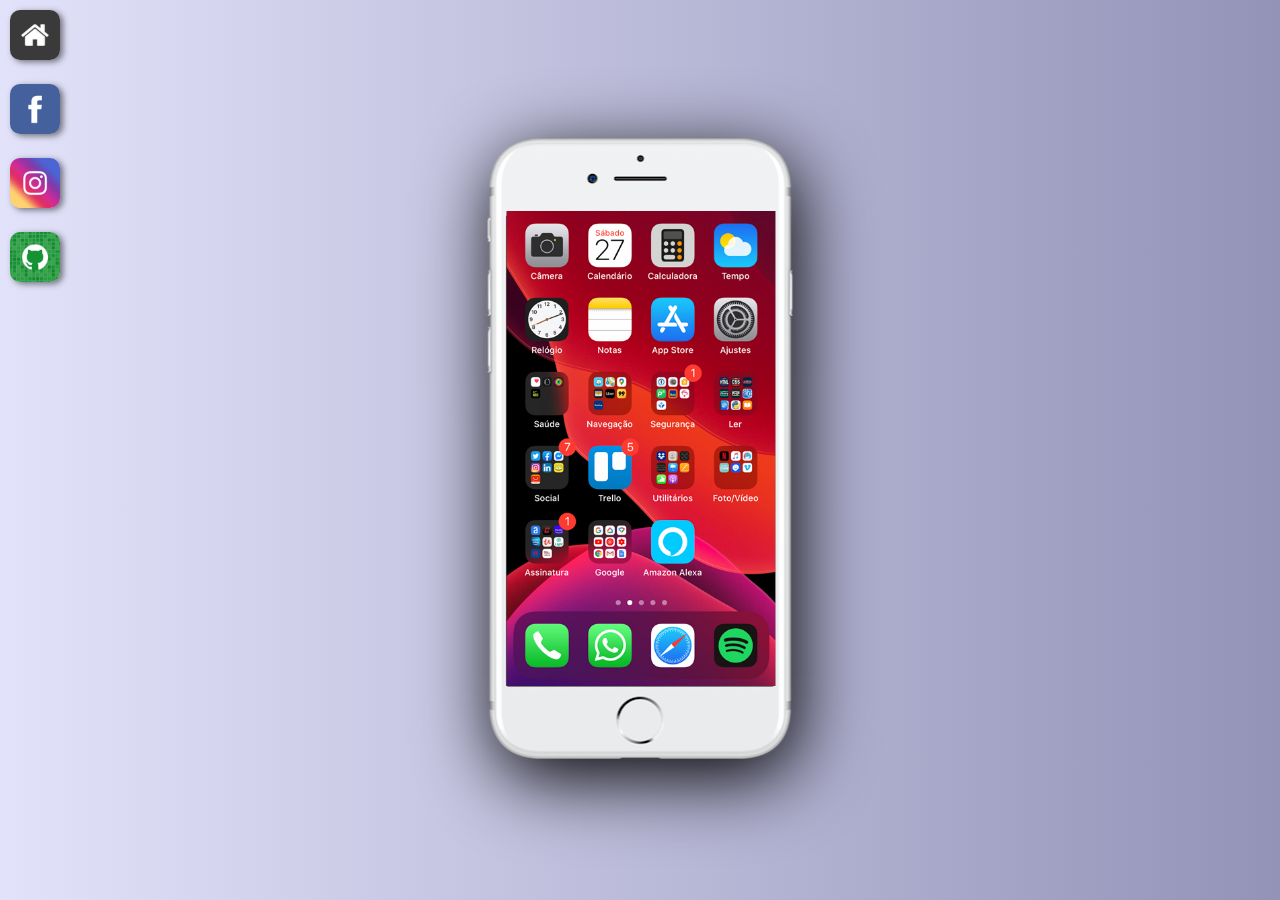
<file: index.html>
<!DOCTYPE html>
<html lang="pt-br">
<head>
    <meta charset="UTF-8">
    <meta http-equiv="X-UA-Compatible" content="IE=edge">
    <meta name="viewport" content="width=device-width, initial-scale=1.0">
    <title>Projeto Social</title>
    <link rel="shortcut icon" href="favicon.ico" type="image/x-icon">
    <link rel="stylesheet" href="styles/style.css">
</head>
<body>
    <main>
        <section id="telefone">
            <iframe src="paginas/home.html" frameborder="0" name="tela" id="tela">
                Seu dispositivo não é compatível com esse recurso.
            </iframe>
            
        </section>
        
        <section id="redeslogo">
            <a href="paginas/home.html" target="tela"><img src="imagens/logo-home.jpg" alt=""></a><br>

            <a href="paginas/facebook.html" target="tela"><img src="imagens/logo-facebook.jpg" alt="facebook"></a><br>

            <a href="paginas/instagram.html" target="tela"><img src="imagens/logo-instagram.jpg" alt="Instagram"></a> <br>

            <a href="paginas/git.html" target="tela"><img src="imagens/logo-github.jpg" alt="github-logo"></a>
           
        </section>

    </main>
</body>
</html>
</file>
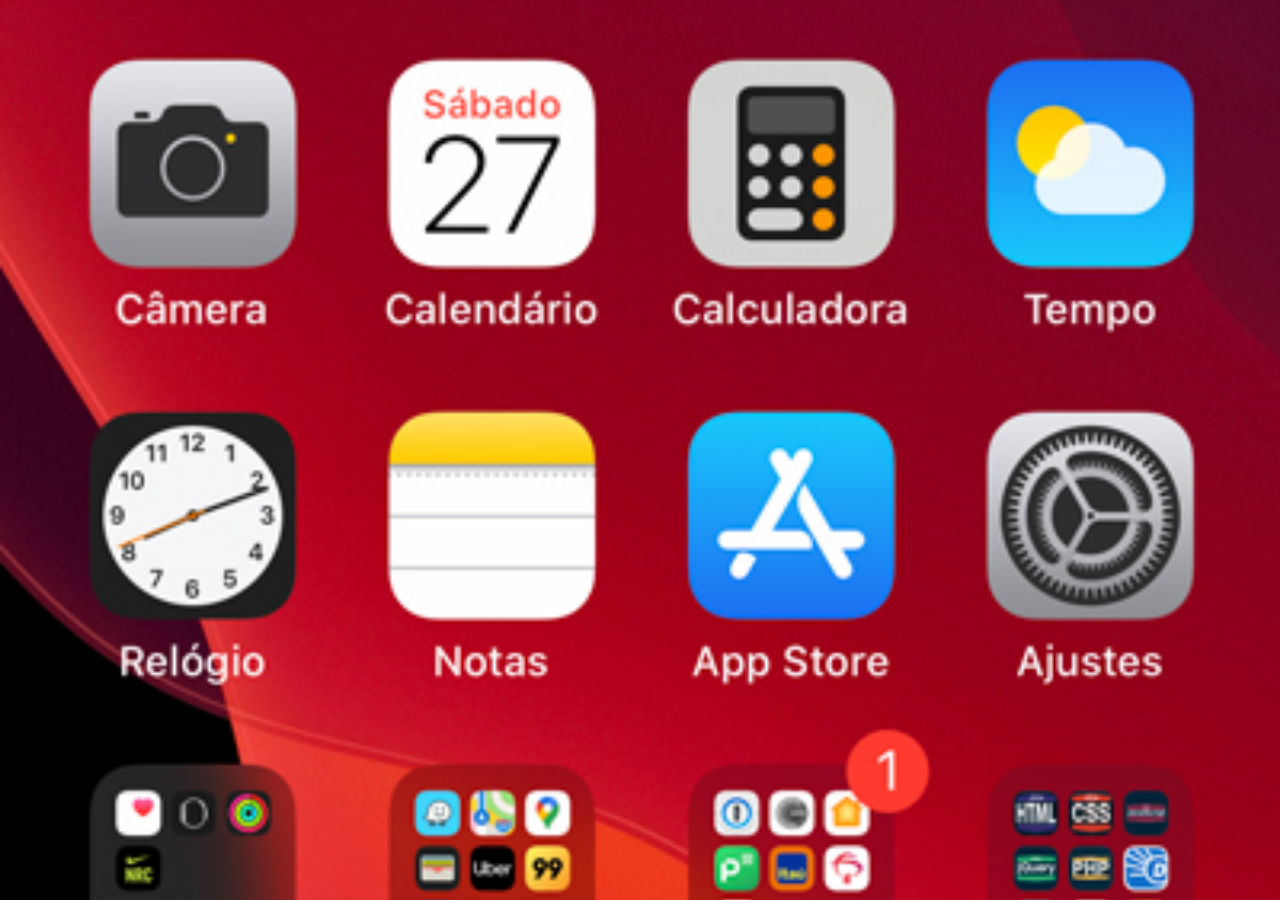
<file: home.html>
<!DOCTYPE html>
<html lang="pt-br">
<head>
    <meta charset="UTF-8">
    <meta http-equiv="X-UA-Compatible" content="IE=edge">
    <meta name="viewport" content="width=device-width, initial-scale=1.0">
    <title>Document</title>
    <style>
        body {
            position: relative;
            background: black url(imagens/tela-home.jpg) no-repeat;
            background-size: cover;
            
        }



    </style>
</head>
<body>
    
</body>
</html>
</file>
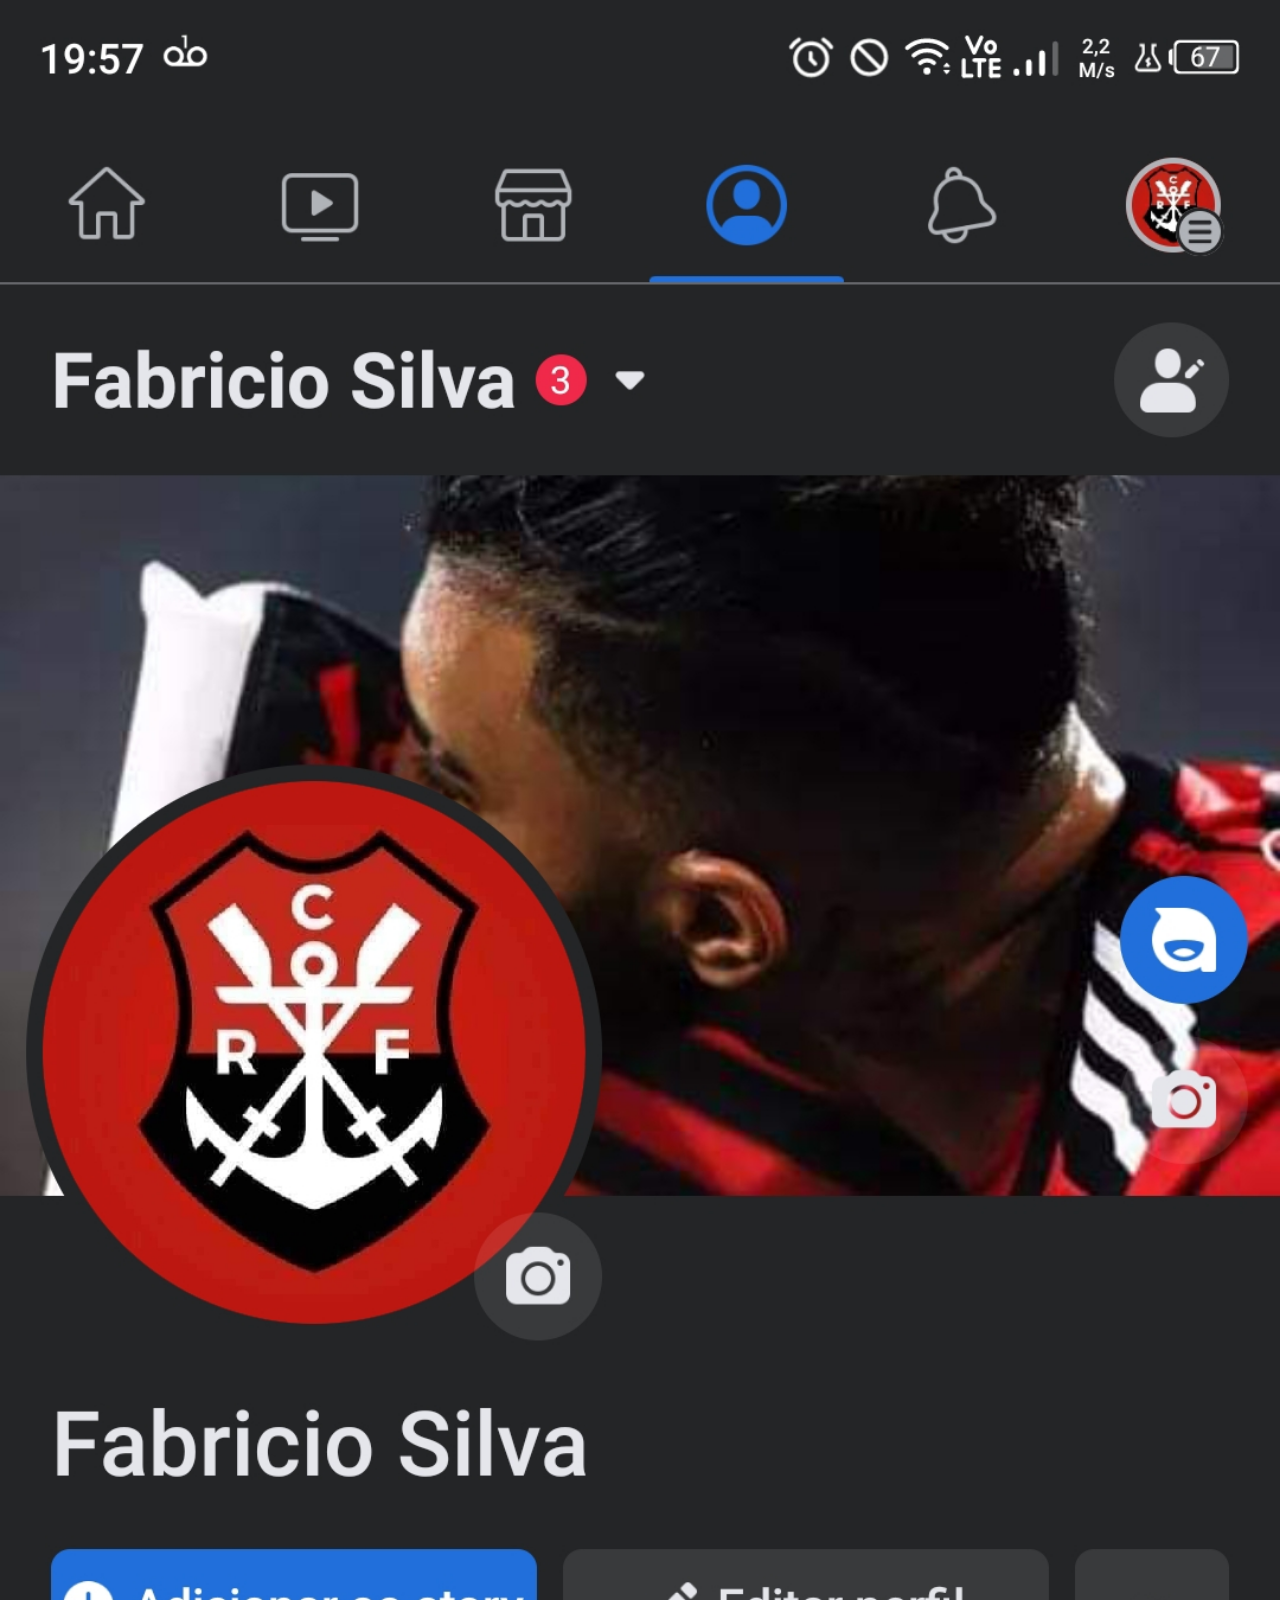
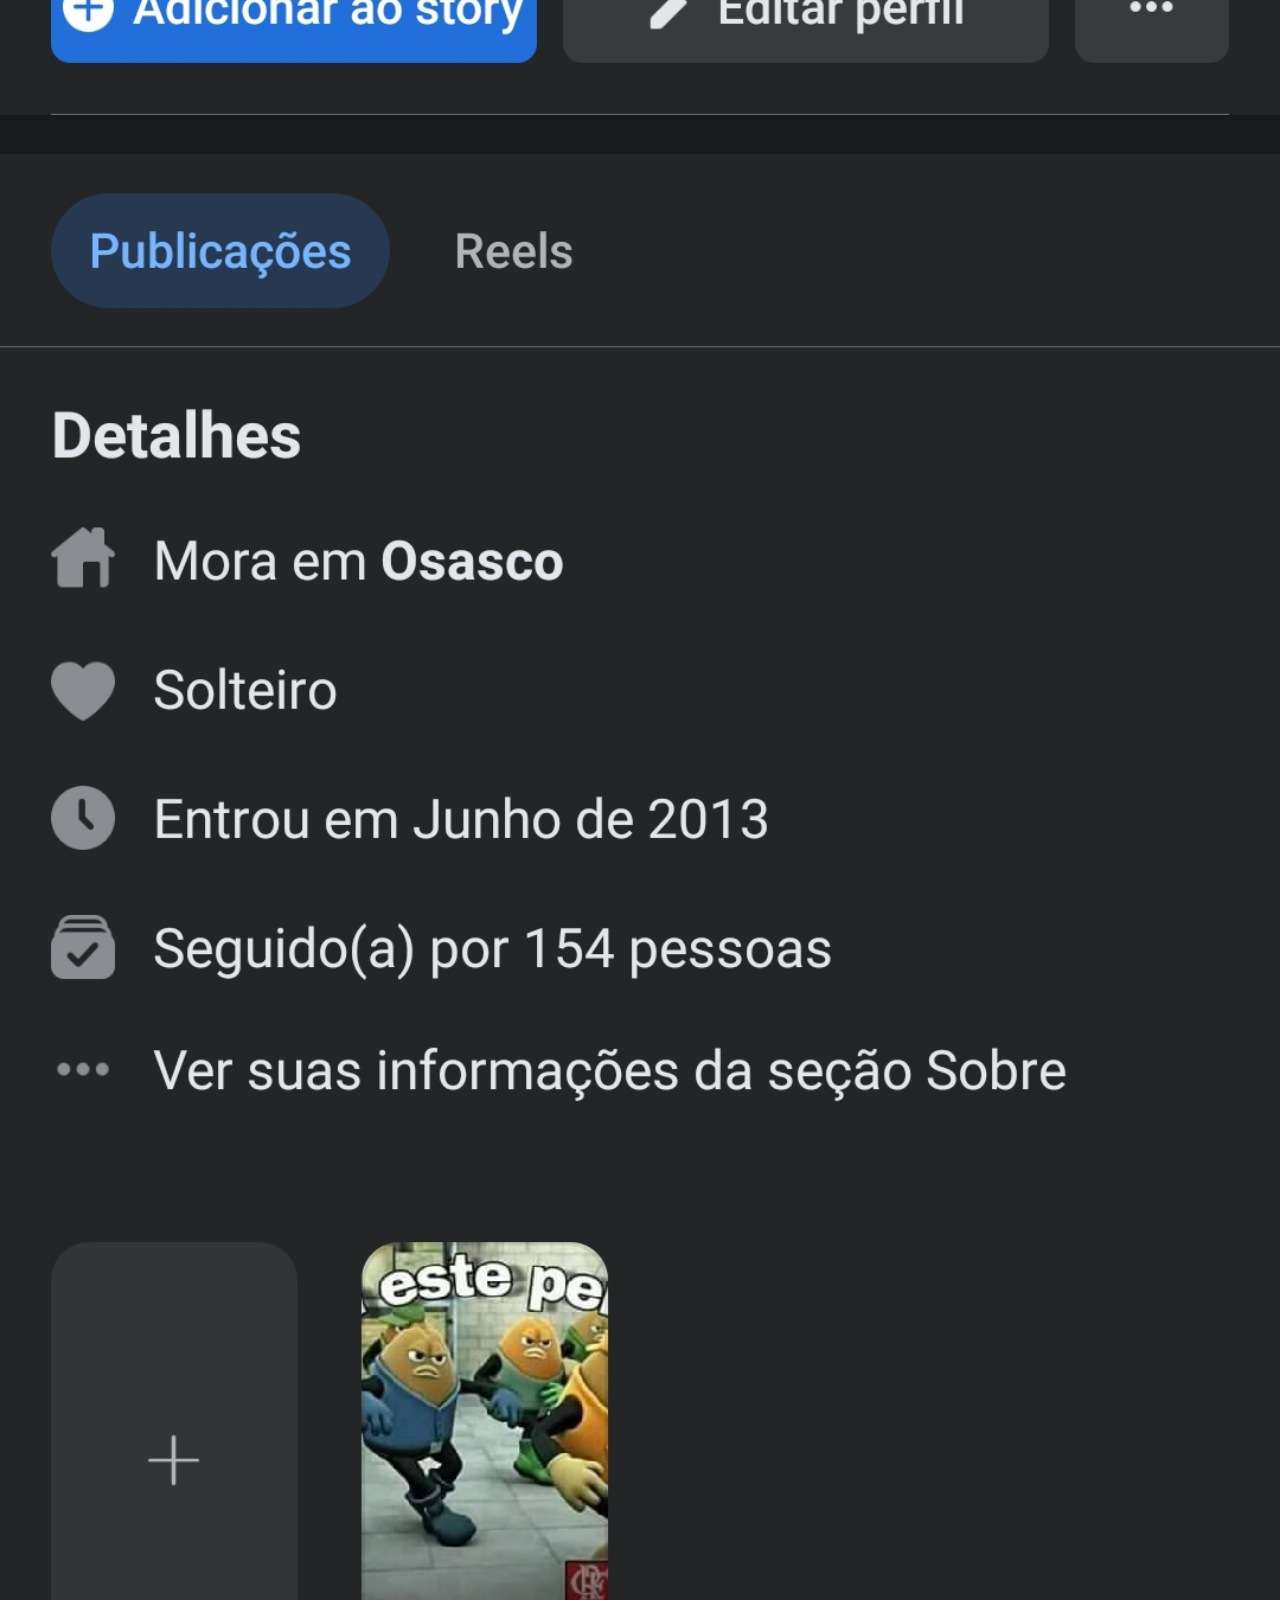
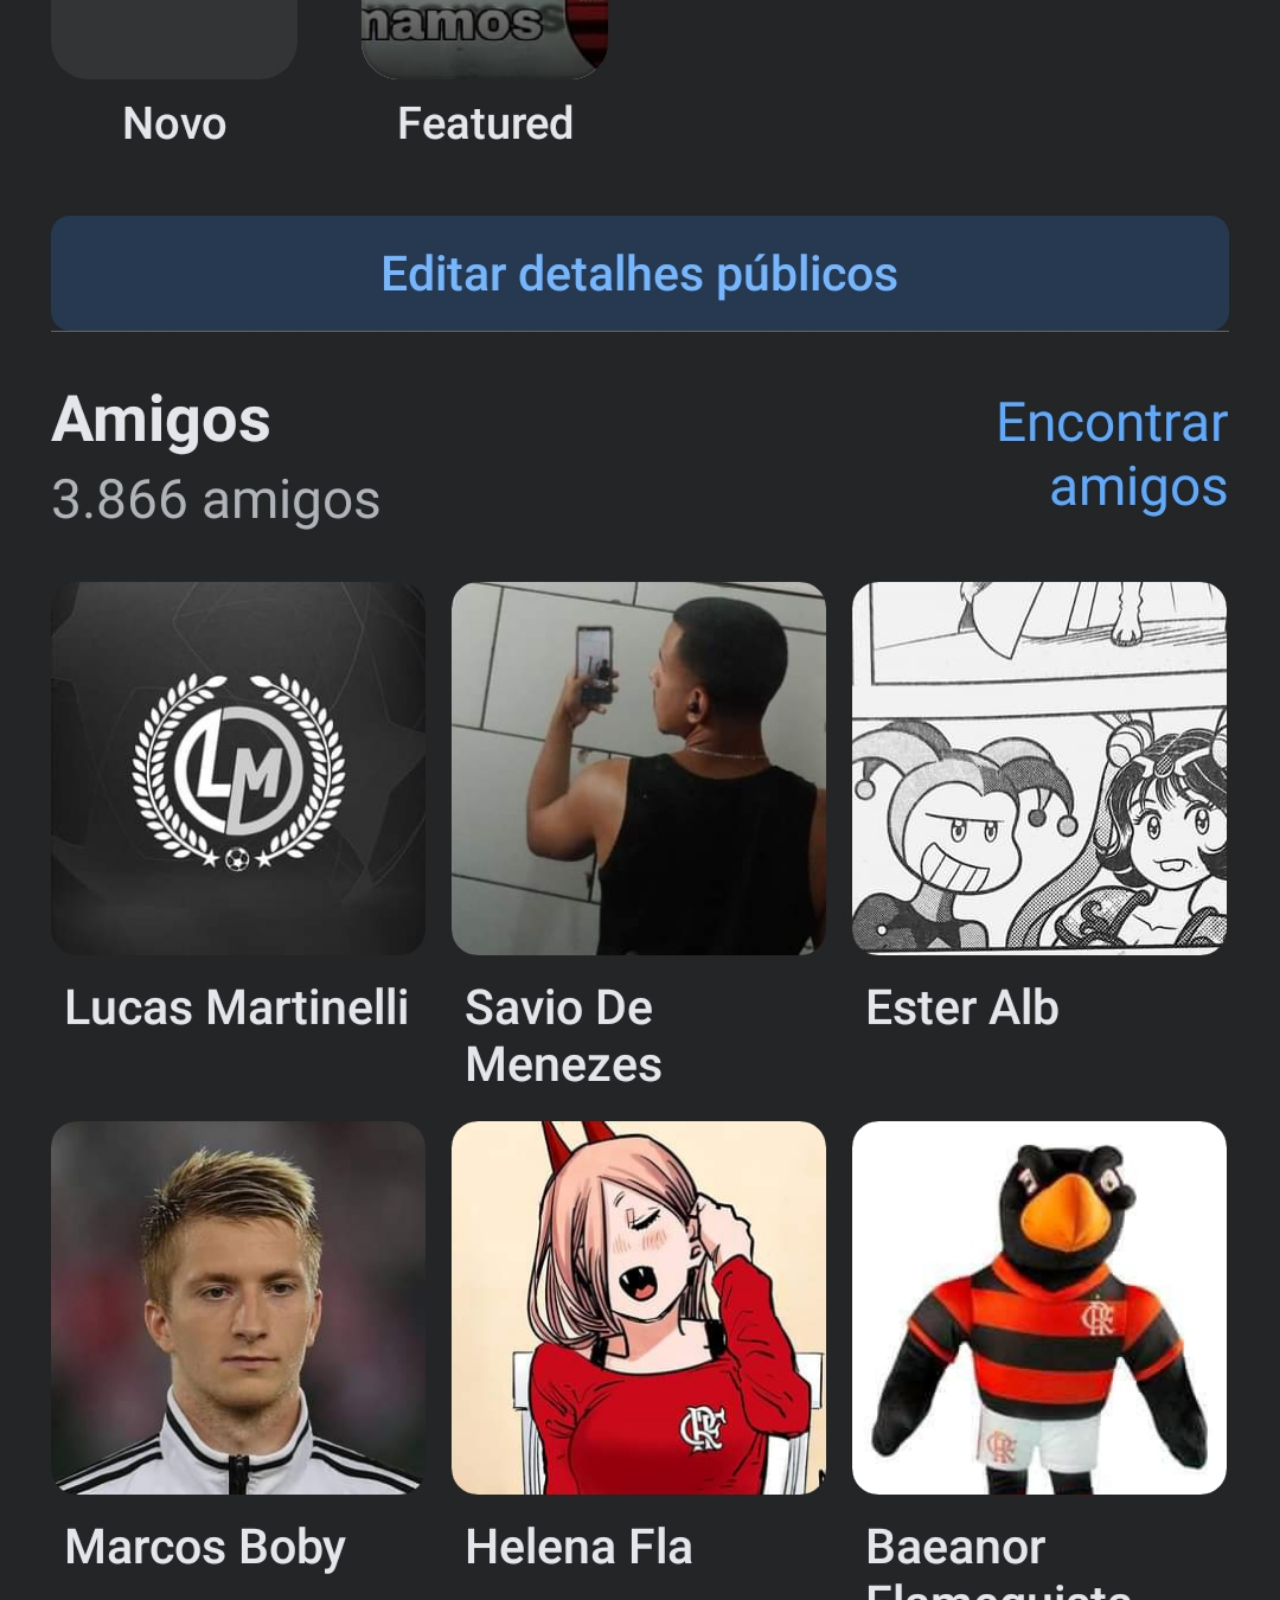
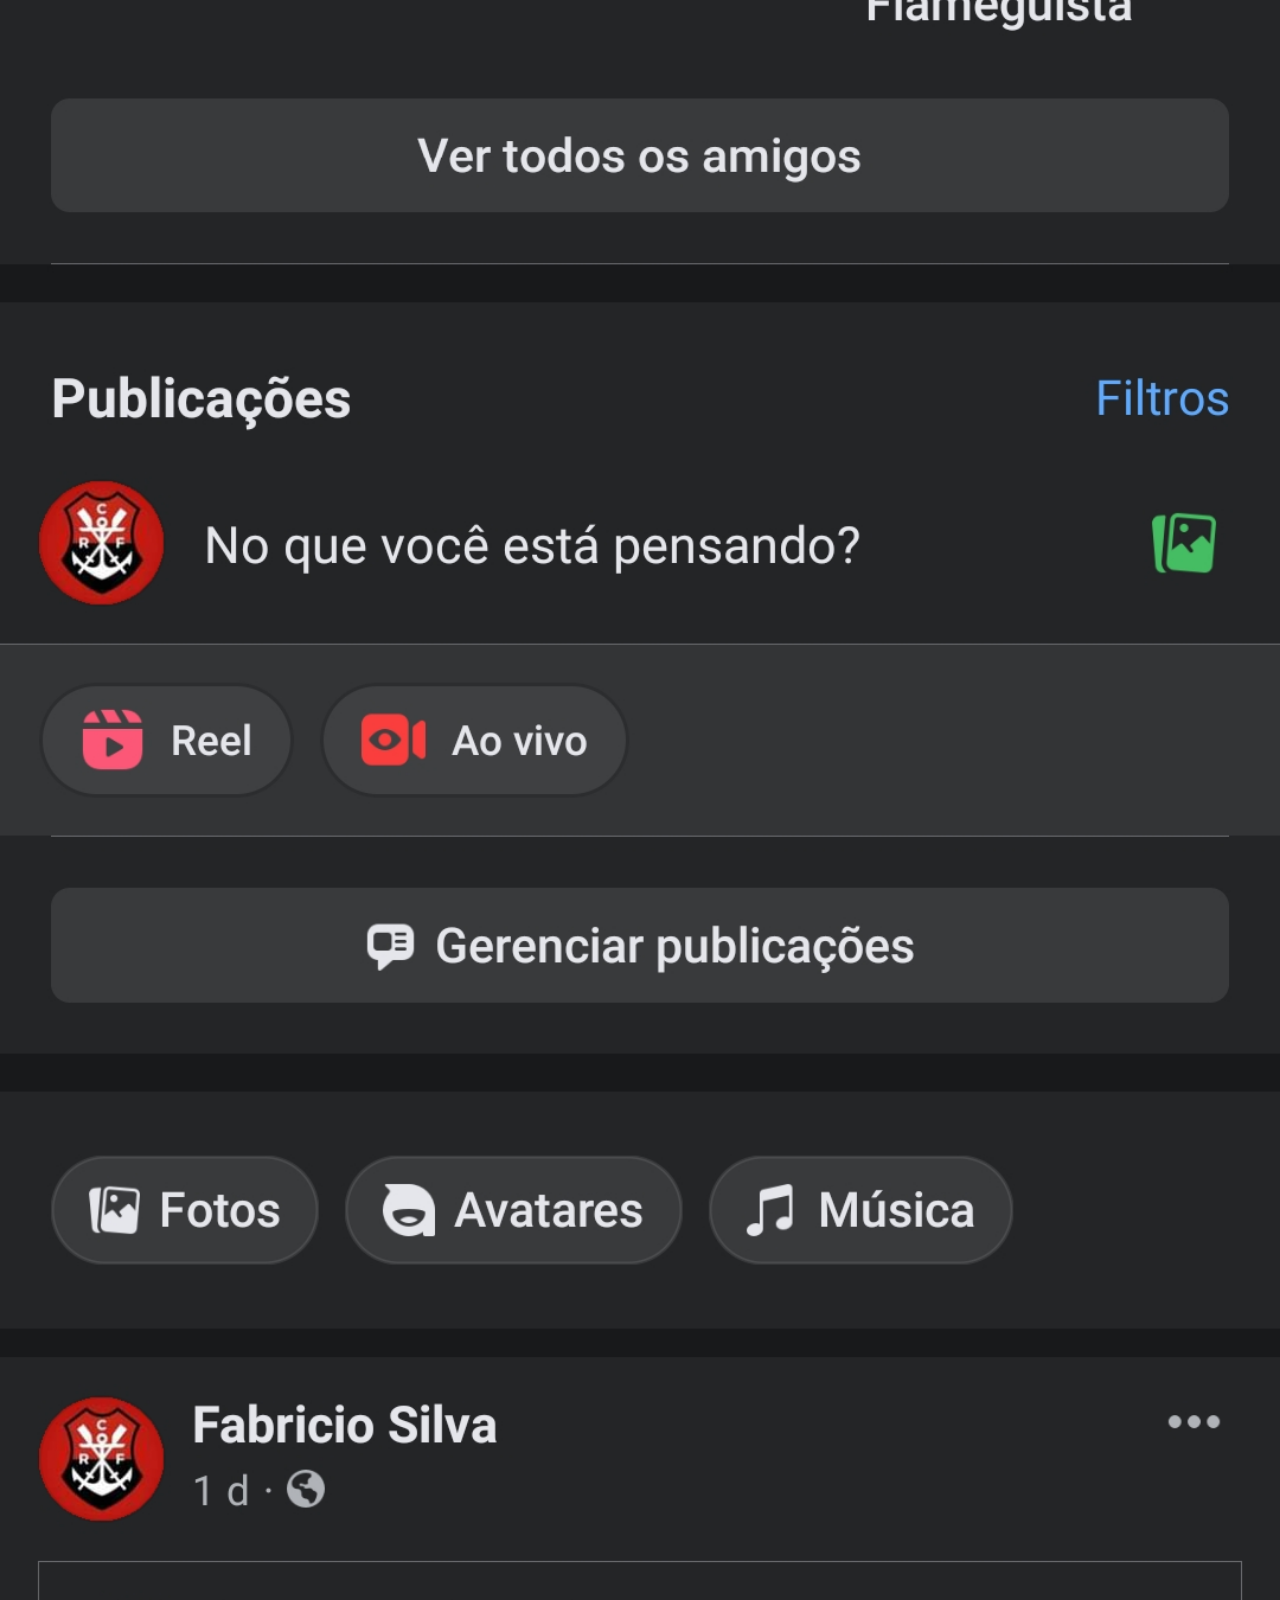
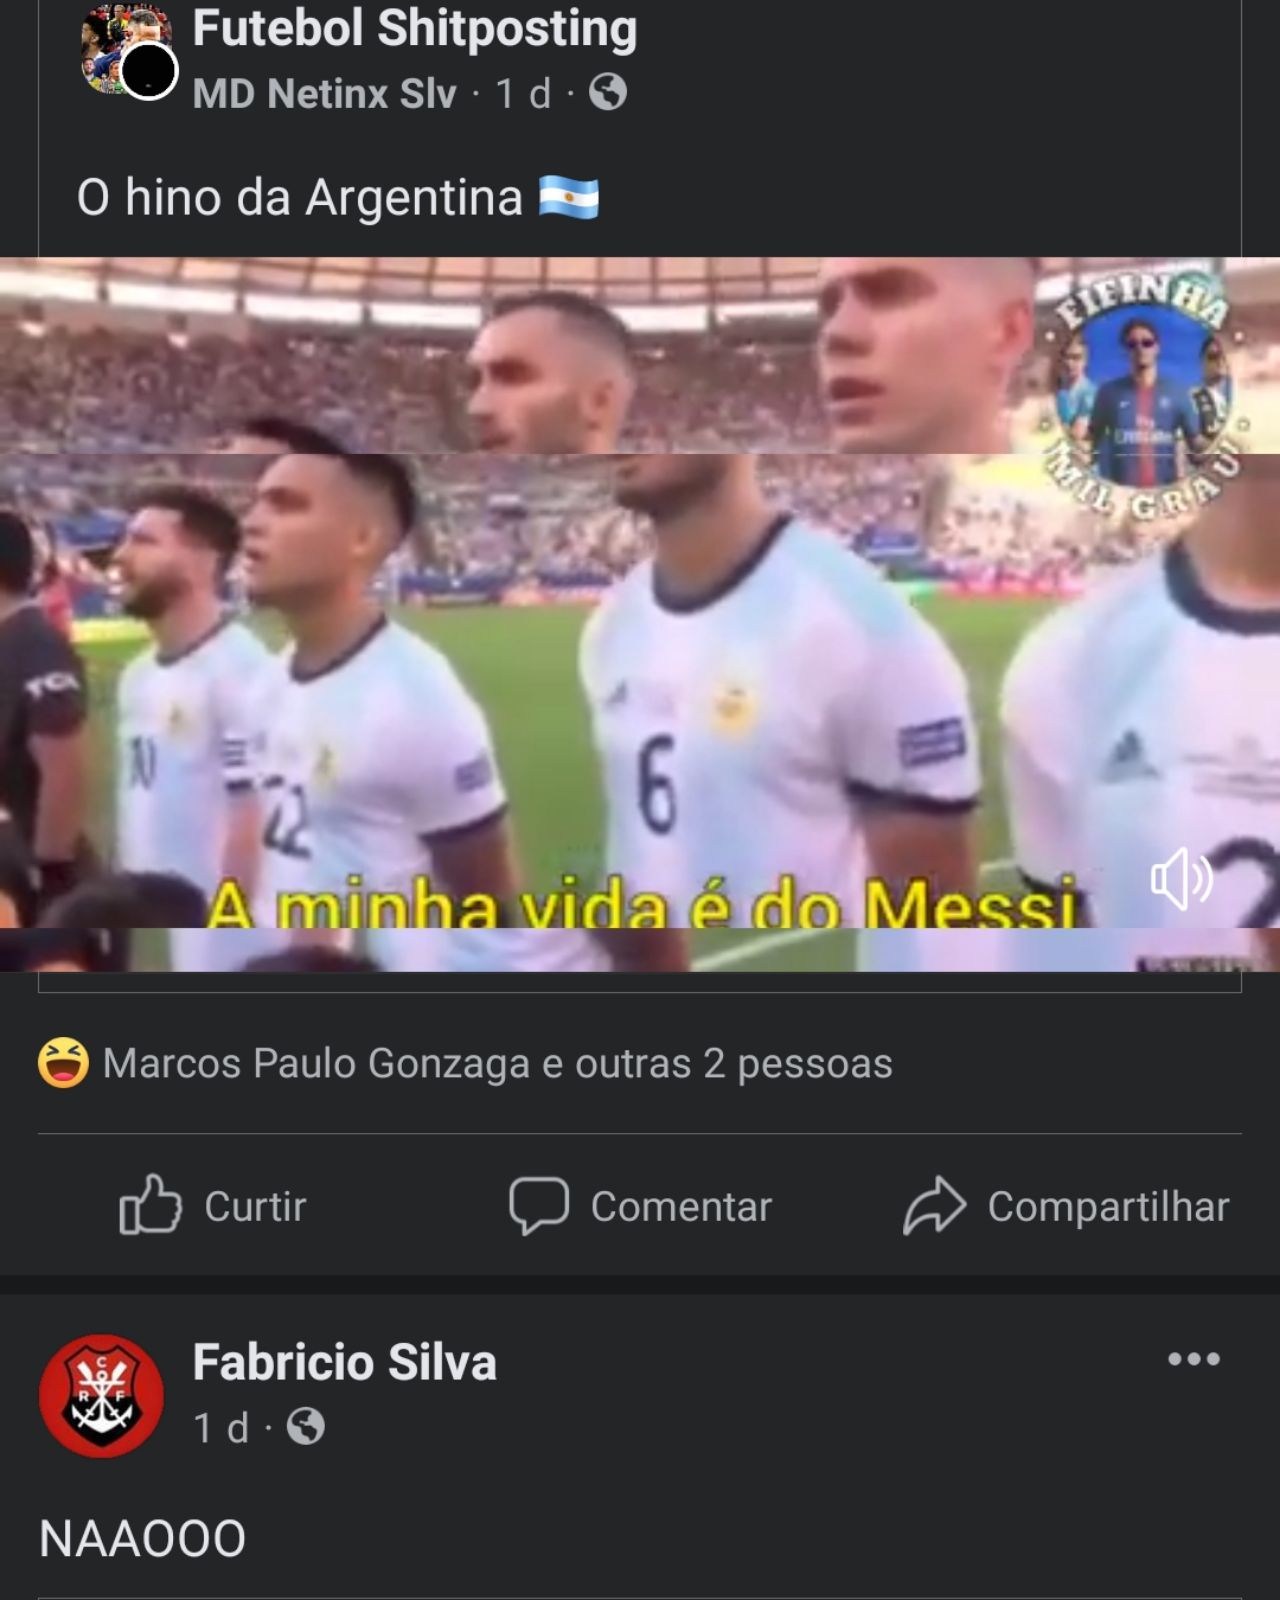
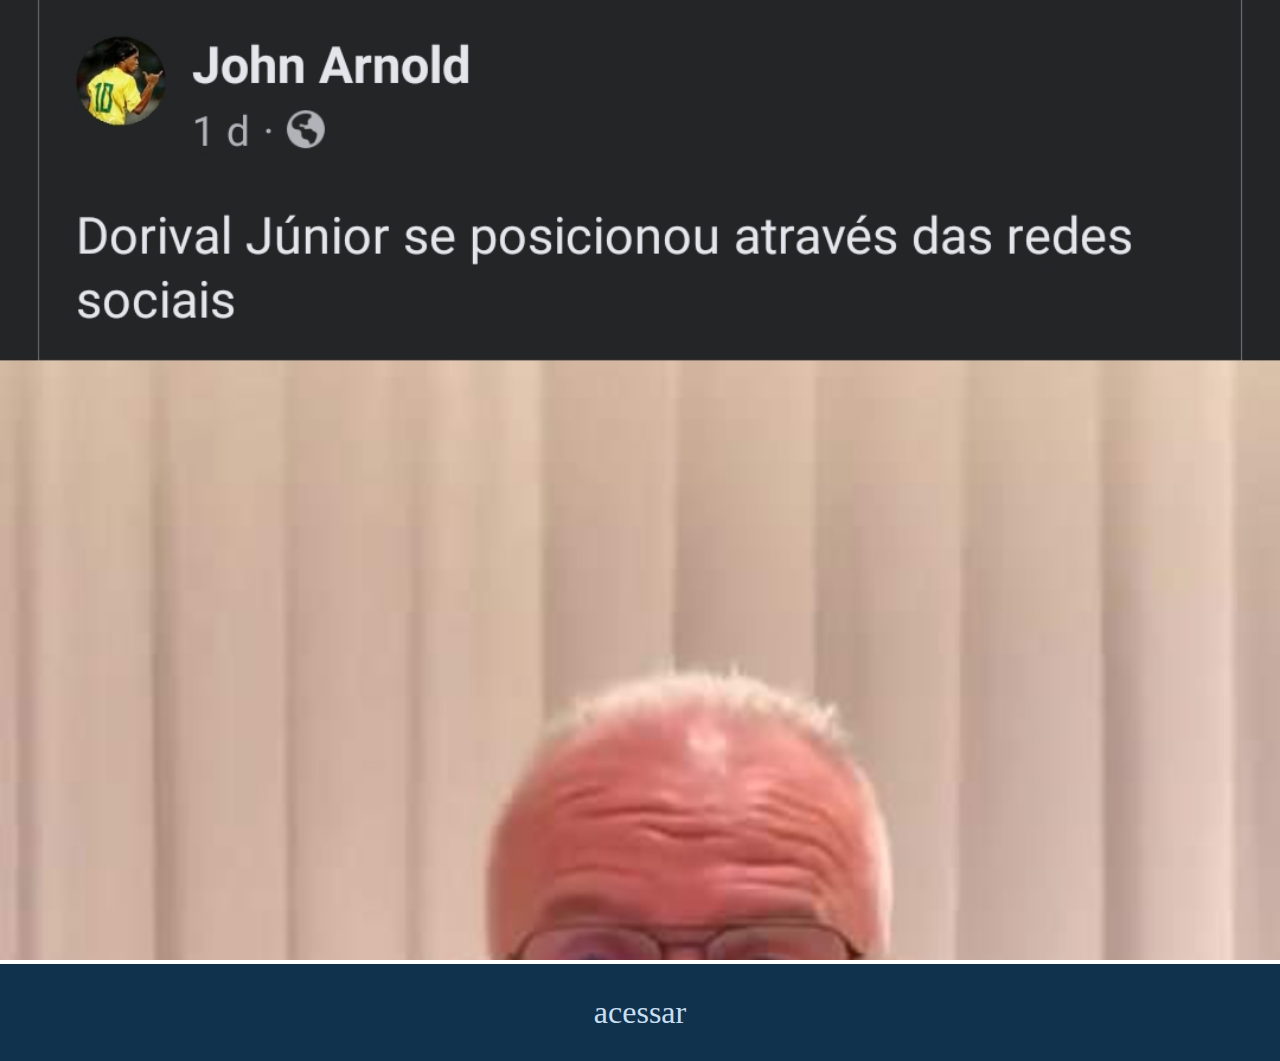
<file: paginas/facebook.html>
<!DOCTYPE html>
<html lang="pt-br">
<head>
    <meta charset="UTF-8">
    <meta http-equiv="X-UA-Compatible" content="IE=edge">
    <meta name="viewport" content="width=device-width, initial-scale=1.0">
    <title>Facebook</title>

    <style>
        *{
            margin: 0%;
            padding: 0%;
        }
        body{
            width: 100vw;
            height: 100vh;
        }
        ::-webkit-scrollbar{
            width: 0;
            height: 0;
        }
        a{
            
           text-align: center;
            color: rgb(199, 223, 243);
            font-size: 2em;
            padding: 30px;
            display: block;
            text-decoration: none;
            
            background-color: rgb(17, 50, 77);
            transition: all 0.5s;
            
        }
        img{
            width: 100vw;
        }

        a:hover{
            background-color: rgb(6, 29, 48);
            color: white;
        }
            

    </style>
</head>
<body>
    <img src="../imagens/tela-facebook.jpg" alt="Facebook">
    <a href="https://www.facebook.com/fabriciuhrueheue/" target="_blank">acessar</a>
</body>
</html>
</file>
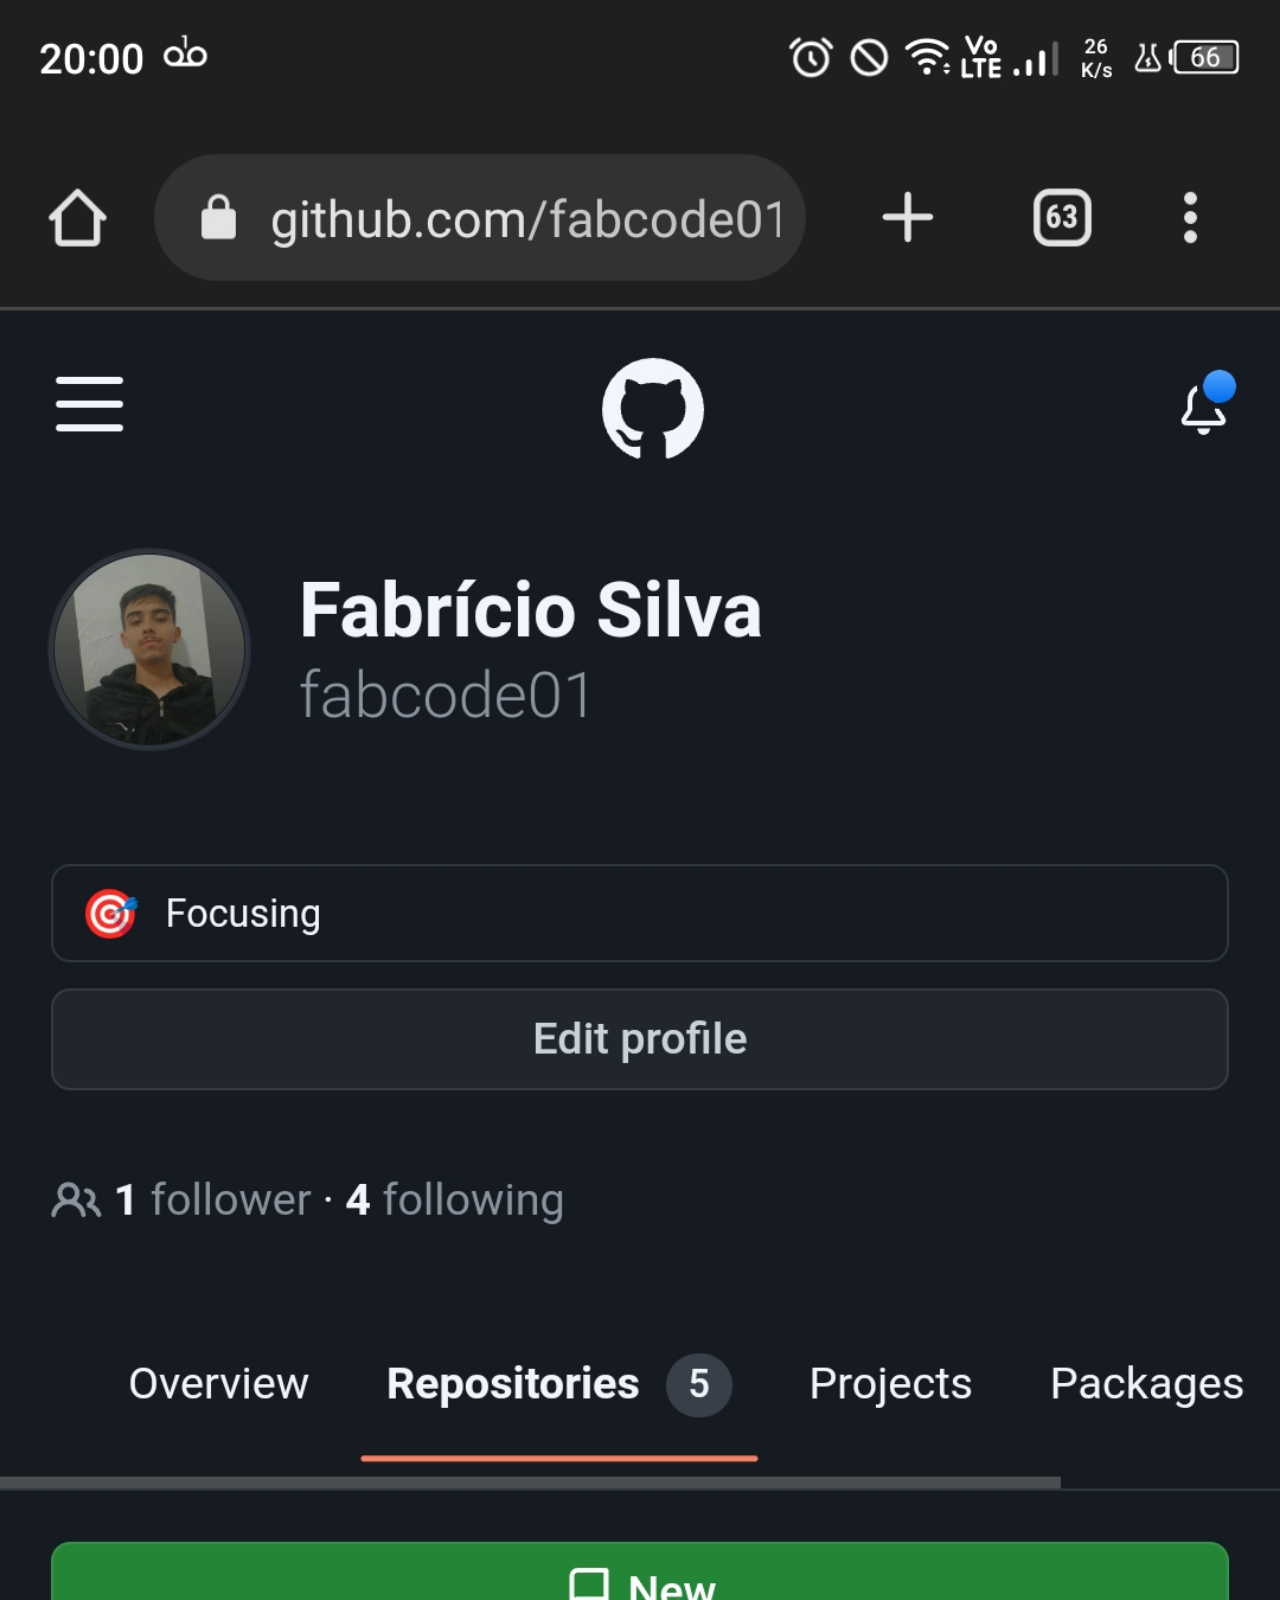
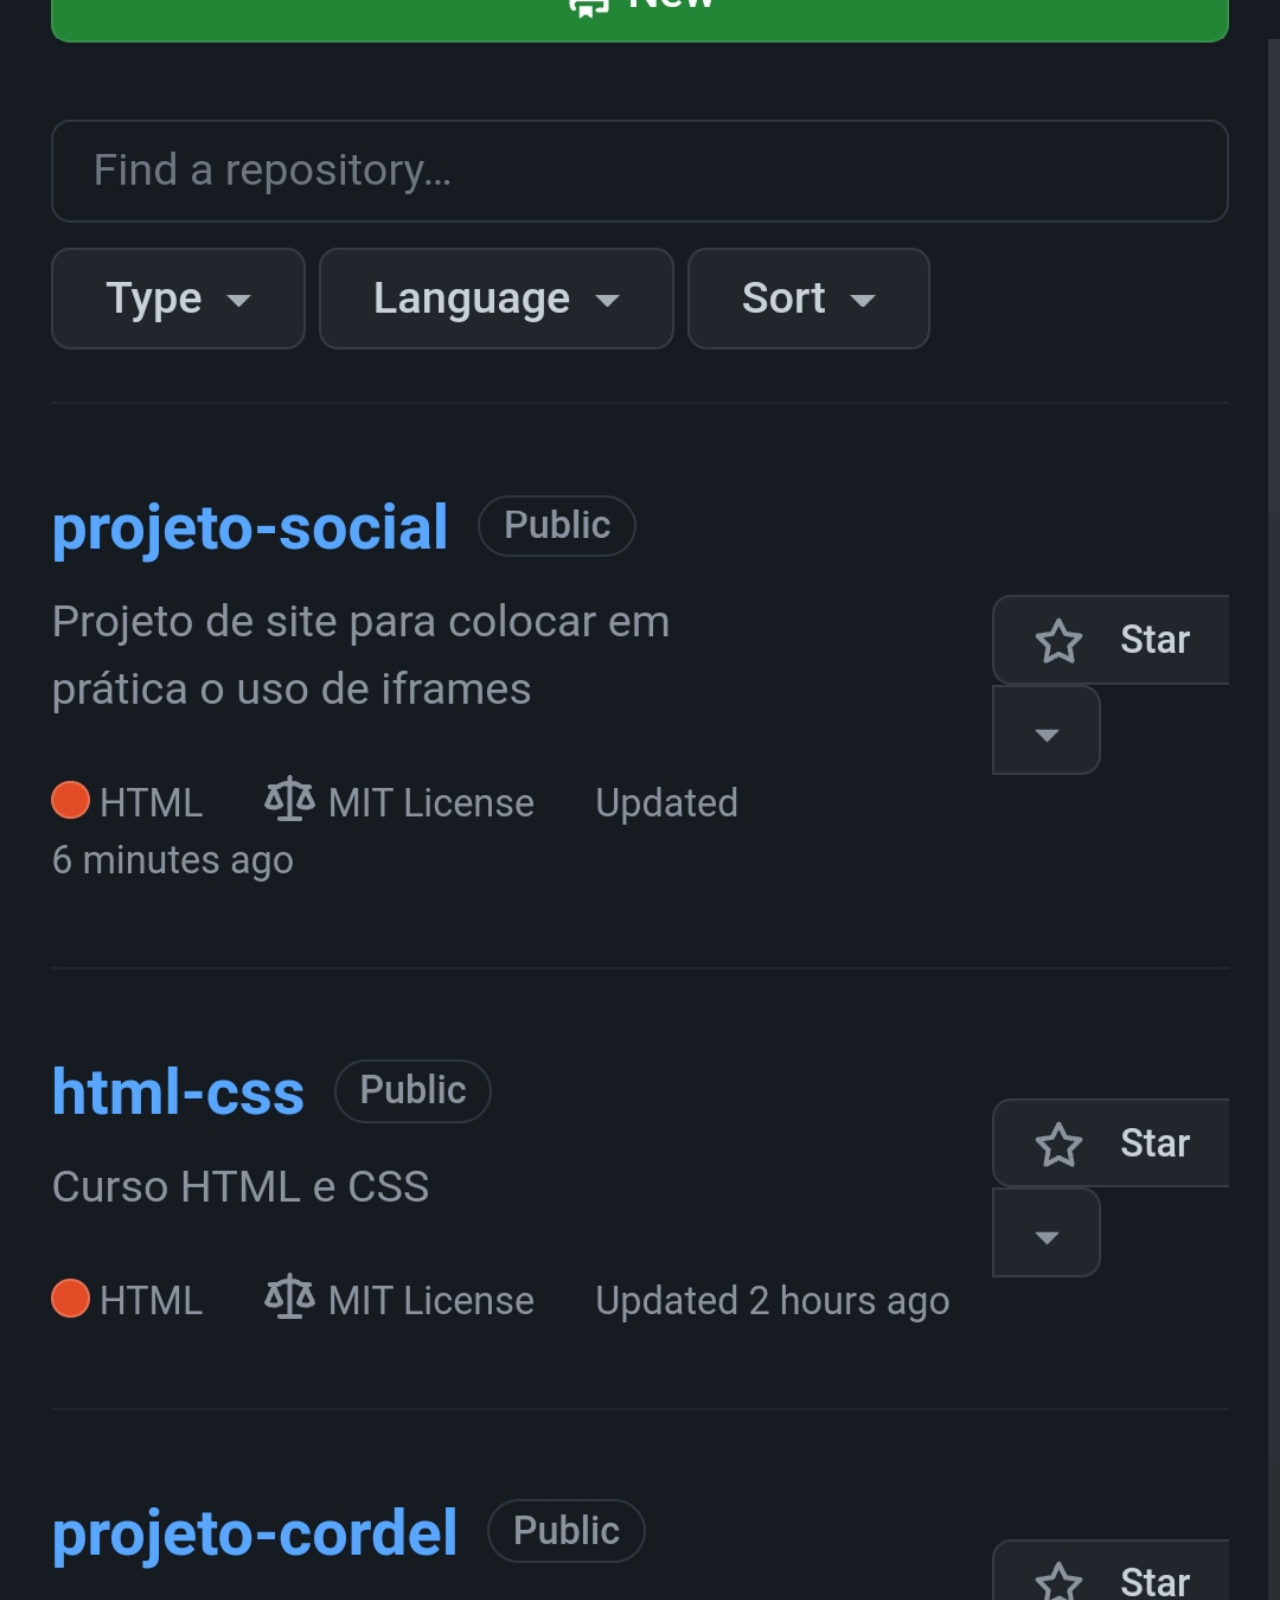
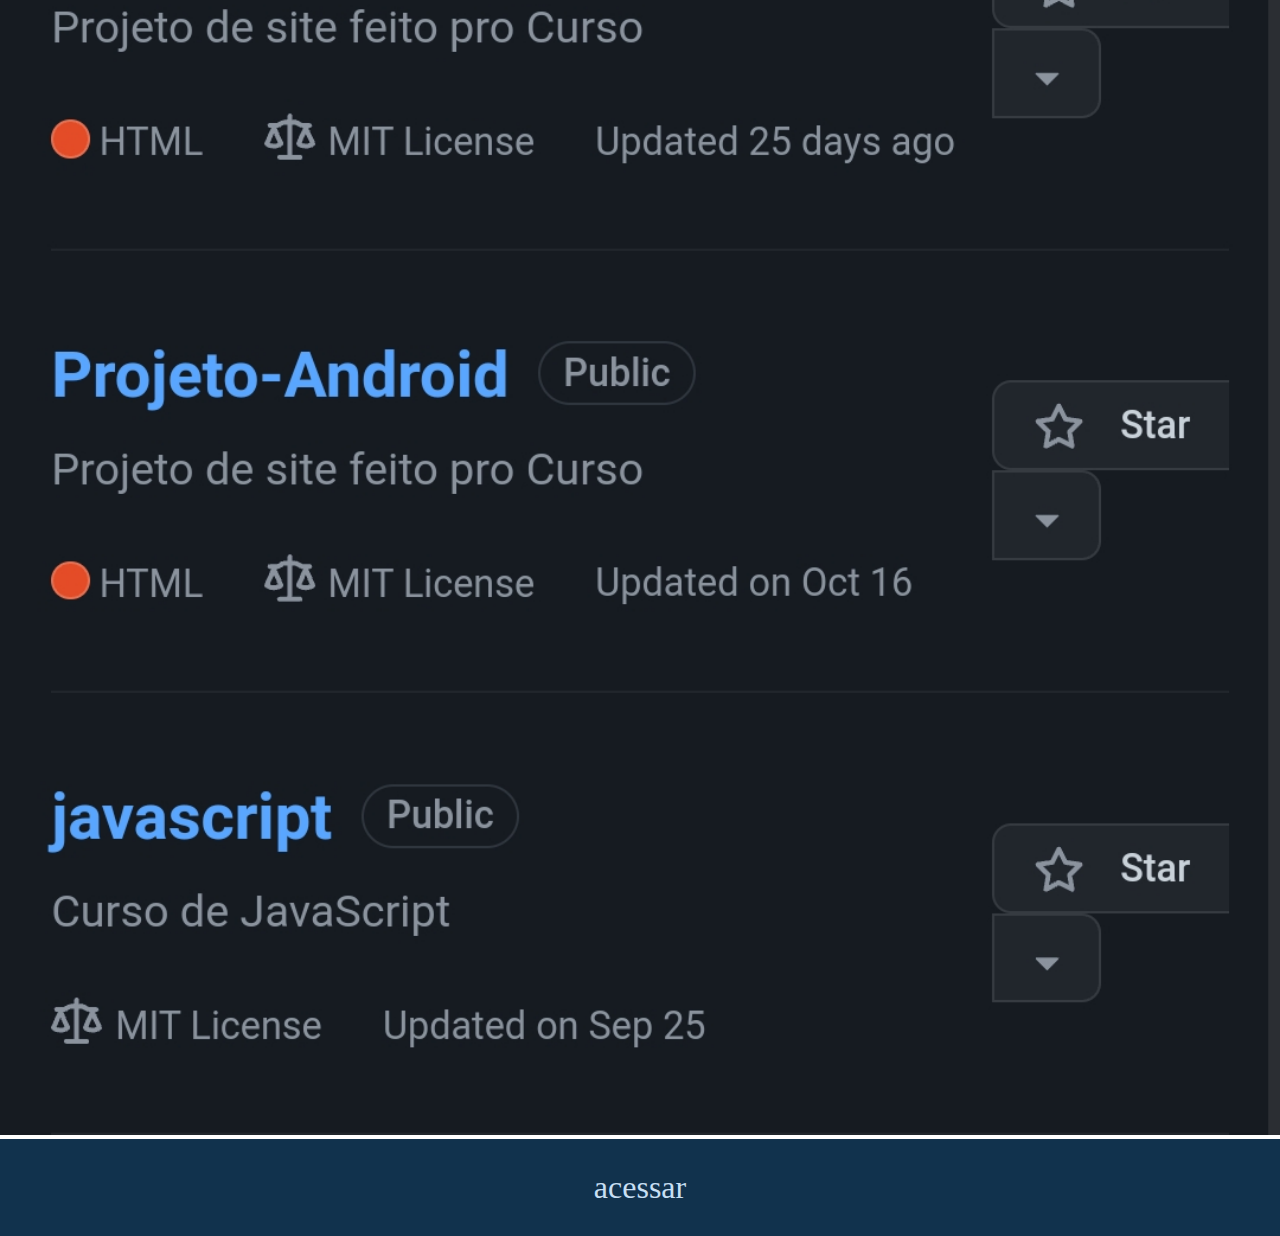
<file: paginas/git.html>
<!DOCTYPE html>
<html lang="pt-br">
<head>
    <meta charset="UTF-8">
    <meta http-equiv="X-UA-Compatible" content="IE=edge">
    <meta name="viewport" content="width=device-width, initial-scale=1.0">
    <title>Facebook</title>

    <style>
        *{
            margin: 0%;
            padding: 0%;
        }
        body{
            width: 100vw;
            height: 100vh;
        }
        ::-webkit-scrollbar{
            width: 0;
            height: 0;
        }
        a{
            
           text-align: center;
            color: rgb(199, 223, 243);
            font-size: 2em;
            padding: 30px;
            display: block;
            text-decoration: none;
            
            background-color: rgb(17, 50, 77);
            transition: all 0.5s;
            
        }
        img{
            width: 100vw;
        }

        a:hover{
            background-color: rgb(6, 29, 48);
            color: white;
        }
            

    </style>
</head>
<body>
    <img src="../imagens/tela-git.jpg" alt="Facebook">
    <a href="https://github.com/fabcode01" target="_blank">acessar</a>
</body>
</html>
</file>
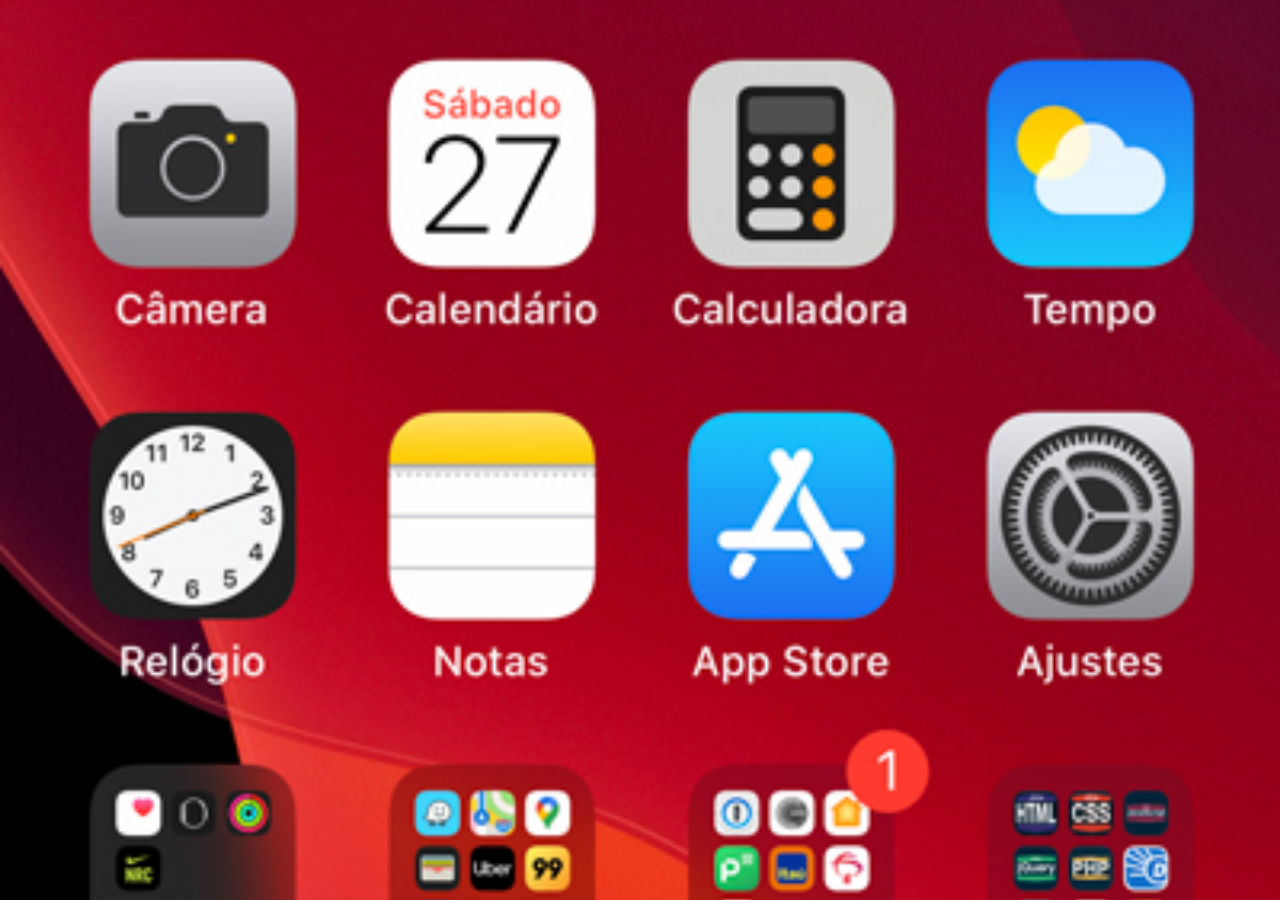
<file: paginas/home.html>
<!DOCTYPE html>
<html lang="pt-br">
<head>
    <meta charset="UTF-8">
    <meta http-equiv="X-UA-Compatible" content="IE=edge">
    <meta name="viewport" content="width=device-width, initial-scale=1.0">
    <title>Document</title>
    <style>
        body {
            position: relative;
            background: black url(../imagens/tela-home.jpg) no-repeat;
            background-size: cover;
            
        }



    </style>
</head>
<body>
    
</body>
</html>
</file>
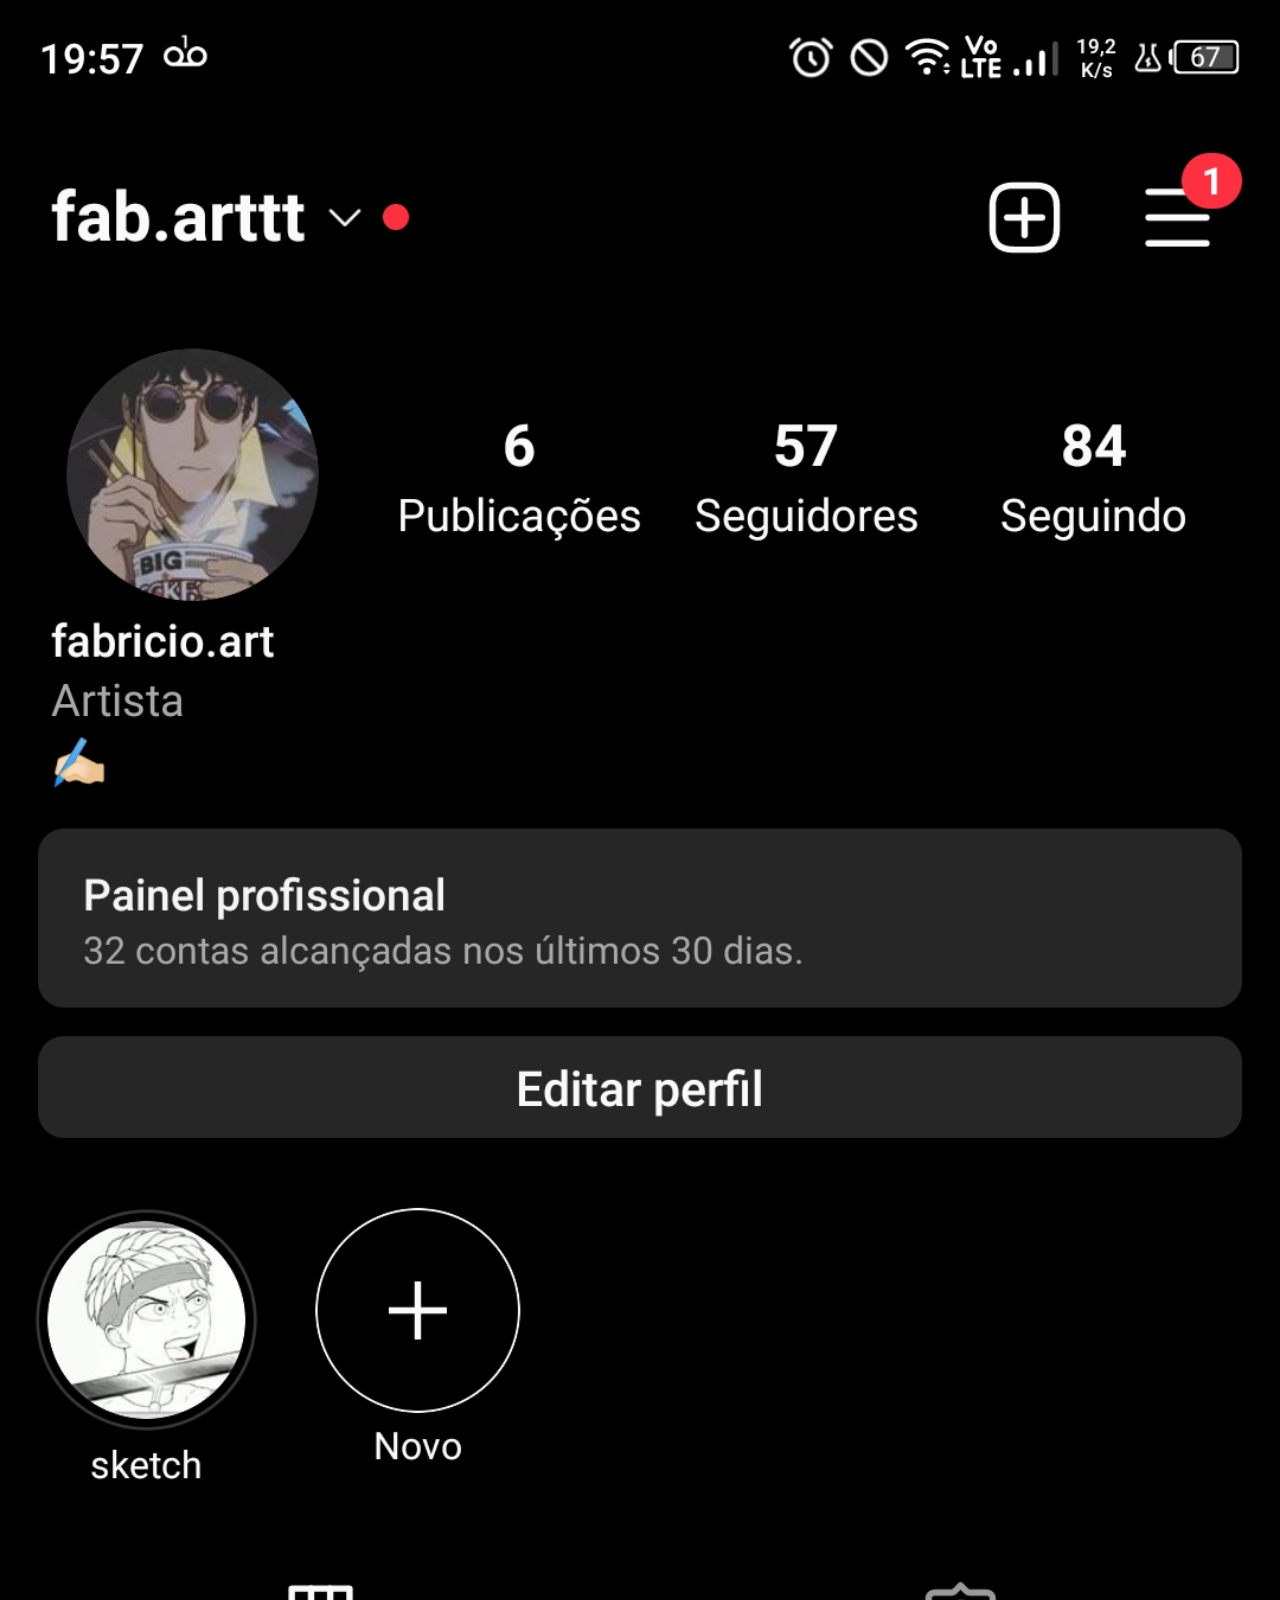
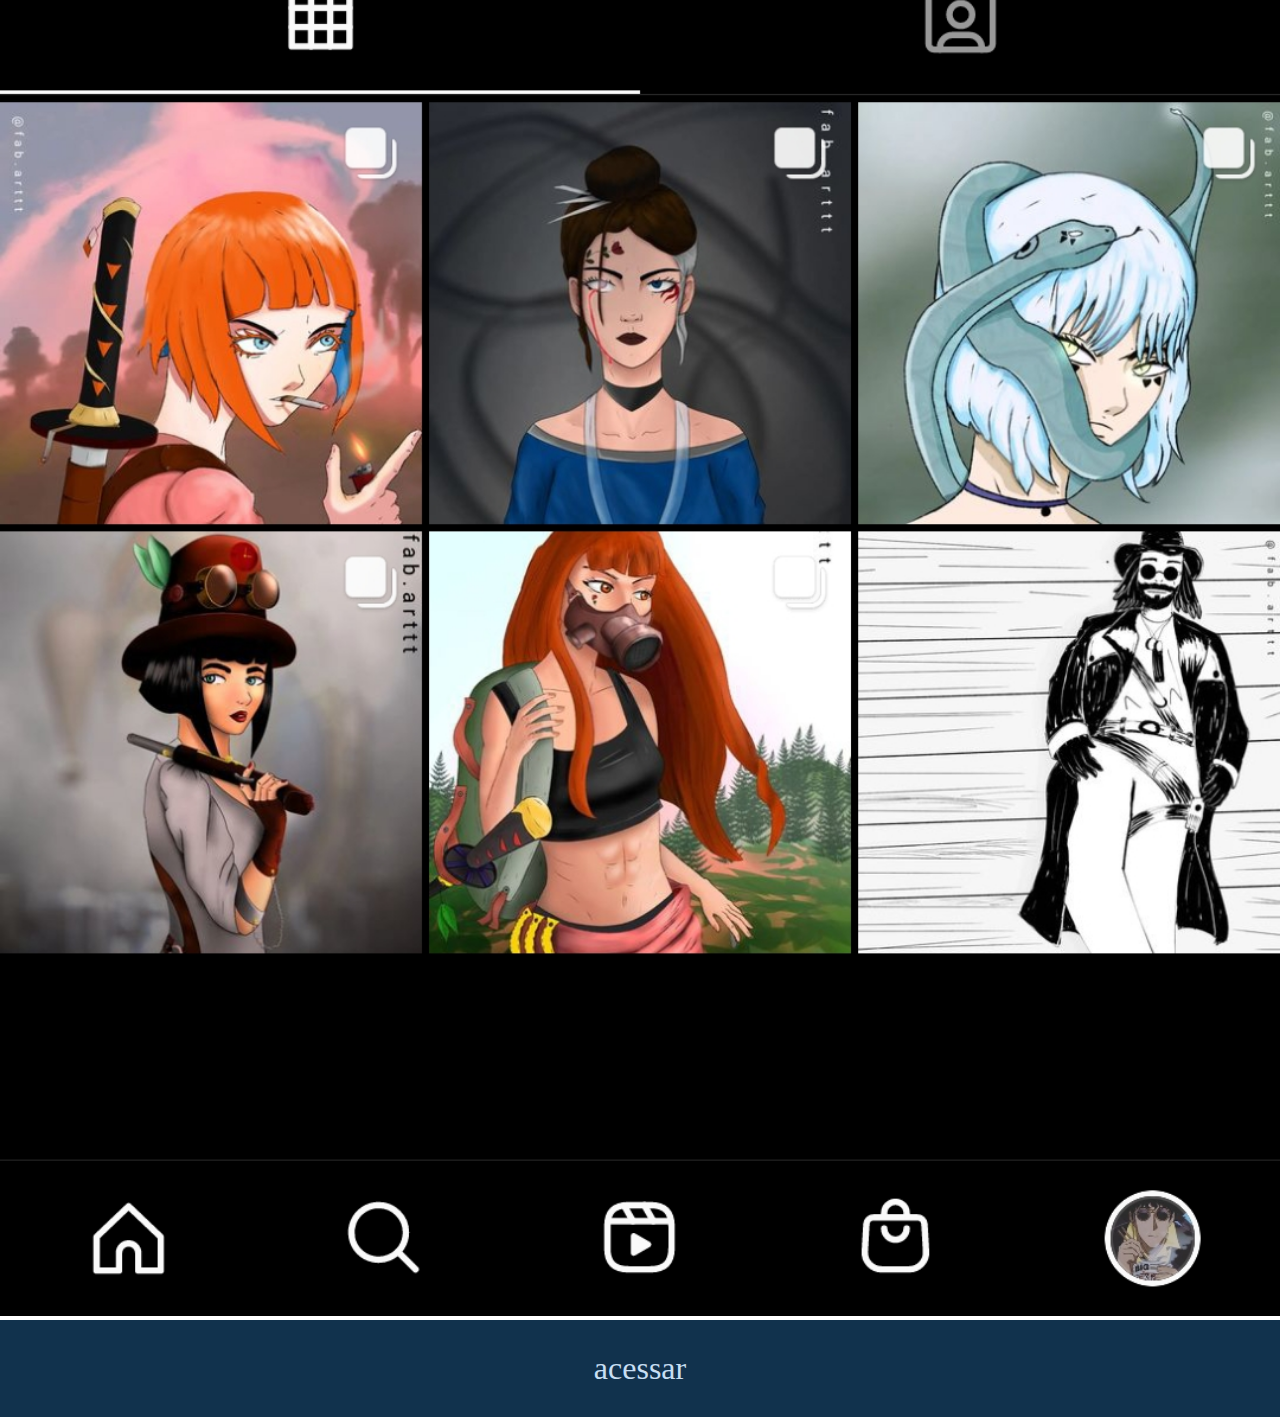
<file: paginas/instagram.html>
<!DOCTYPE html>
<html lang="pt-br">
<head>
    <meta charset="UTF-8">
    <meta http-equiv="X-UA-Compatible" content="IE=edge">
    <meta name="viewport" content="width=device-width, initial-scale=1.0">
    <title>Facebook</title>

    <style>
        *{
            margin: 0%;
            padding: 0%;
        }
        body{
            width: 100vw;
            height: 100vh;
        }
        ::-webkit-scrollbar{
            width: 0;
            height: 0;
        }
        a{
            
           text-align: center;
            color: rgb(199, 223, 243);
            font-size: 2em;
            padding: 30px;
            display: block;
            text-decoration: none;
            
            background-color: rgb(17, 50, 77);
            transition: all 0.5s;
            
        }
        img{
            width: 100vw;
        }

        a:hover{
            background-color: rgb(6, 29, 48);
            color: white;
        }
            

    </style>
</head>
<body>
    <img src="../imagens/tela-insta.jpg" alt="Instagran">
    <a href="https://www.instagram.com/fab.arttt/" target="_blank">acessar</a>
</body>
</html>
</file>
<file: styles/style.css>
@charset "UTF-8";

*{
    margin: 0;
    padding: 0;
}

html, body{ 
    width: 100vw;
    height: 100vh;
    
}

body{
   background-image: linear-gradient(to right, rgb(226, 226, 250),rgb(147, 147, 184));
}

main{
    position: relative;
    height: 100vh;
    
}

section#telefone{
    position: absolute;
    top: 50%;
    left: 50%;
    transform: translate(-50%, -50%);
    background-color: aqua;
    width: 311px;
    height: 630px;
    background: url('../imagens/frame-iphone.png') no-repeat;

    filter: drop-shadow(6px 19px 37px black);
}

iframe{
    position: relative;
    top: 12%;
    left: 7%;

    width: 269px;
    height: 475px;

}

section#redeslogo img{
    
    width: 50px;
    margin: 10px;
    border-radius: 10px;
    box-shadow: 3px 2px 6px rgba(0, 0, 0, 0.507);
    transition: all 0.5s;
}

section#redeslogo img:hover{
    transform: scale(1.2);
   
}

@media (max-width: 600px)
{
    section#redeslogo img{
        width: 70px;
        margin: 10px;
    }



}
</file>
